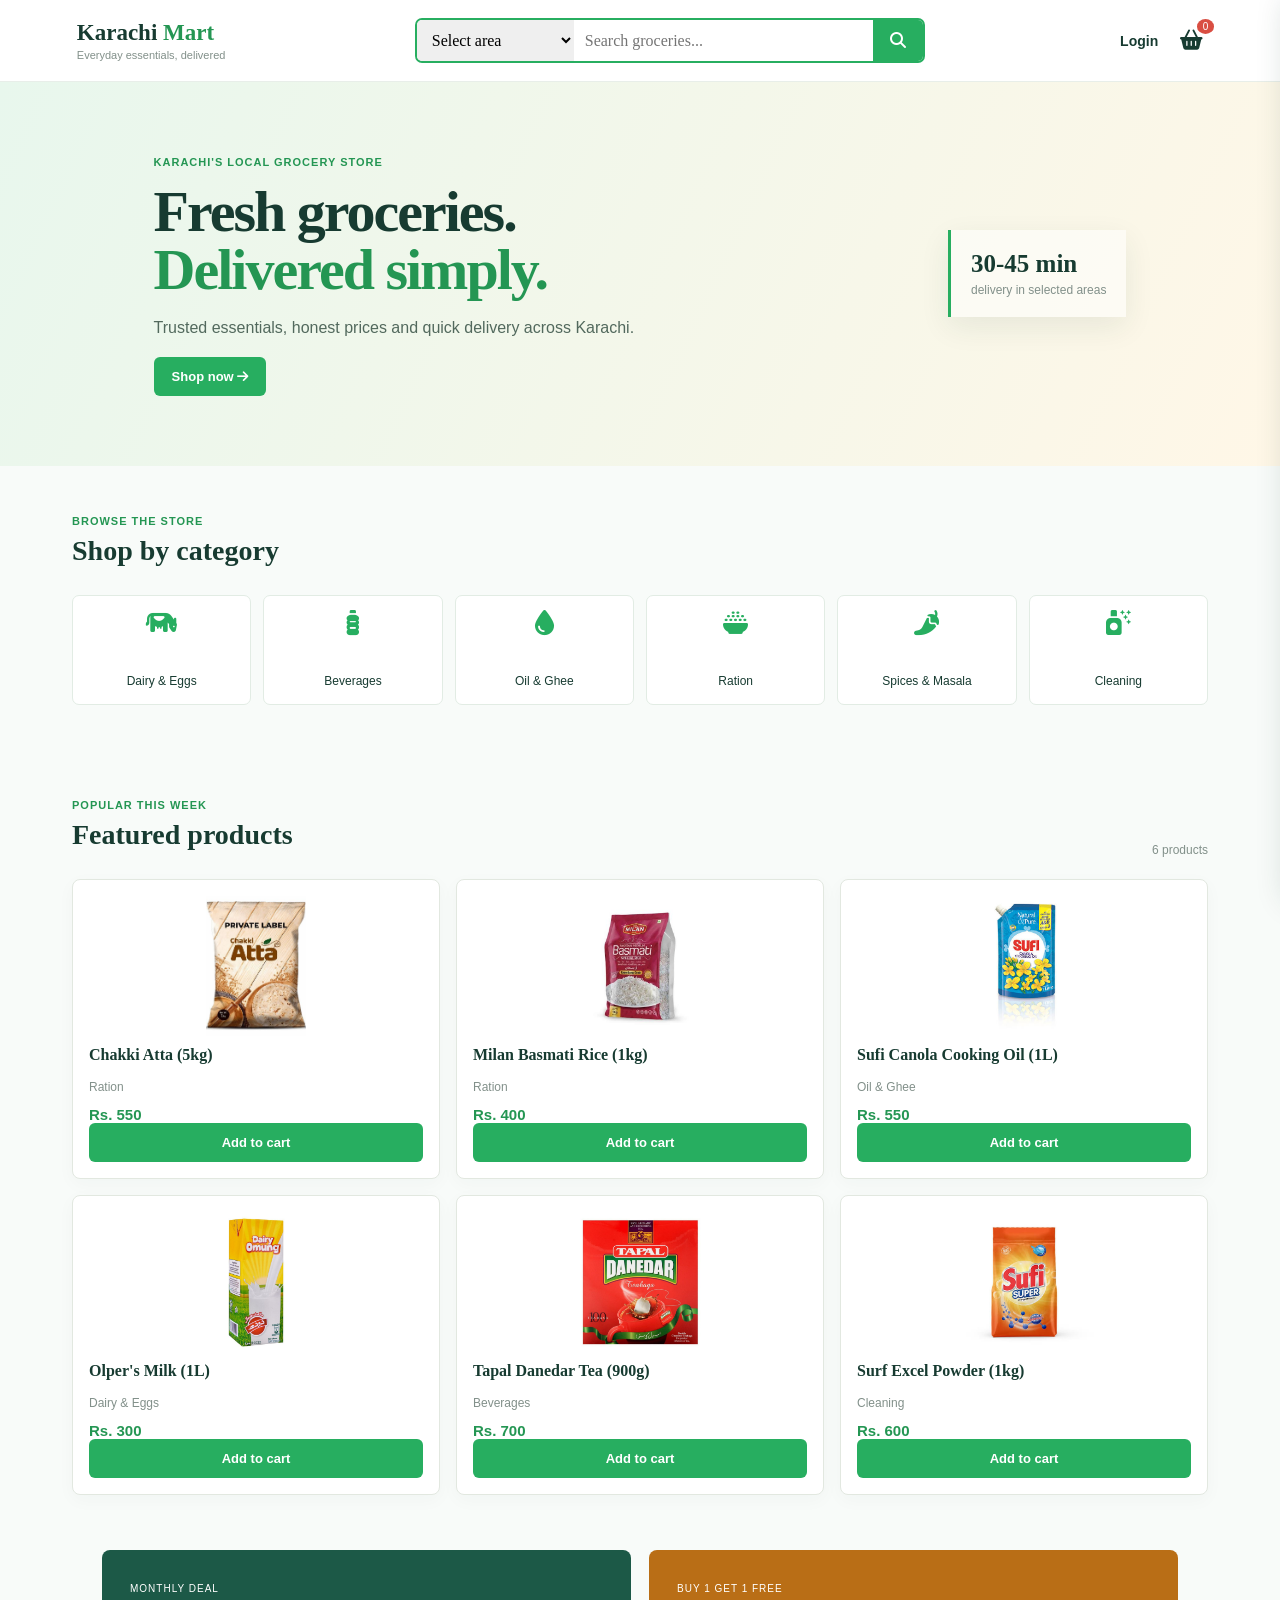
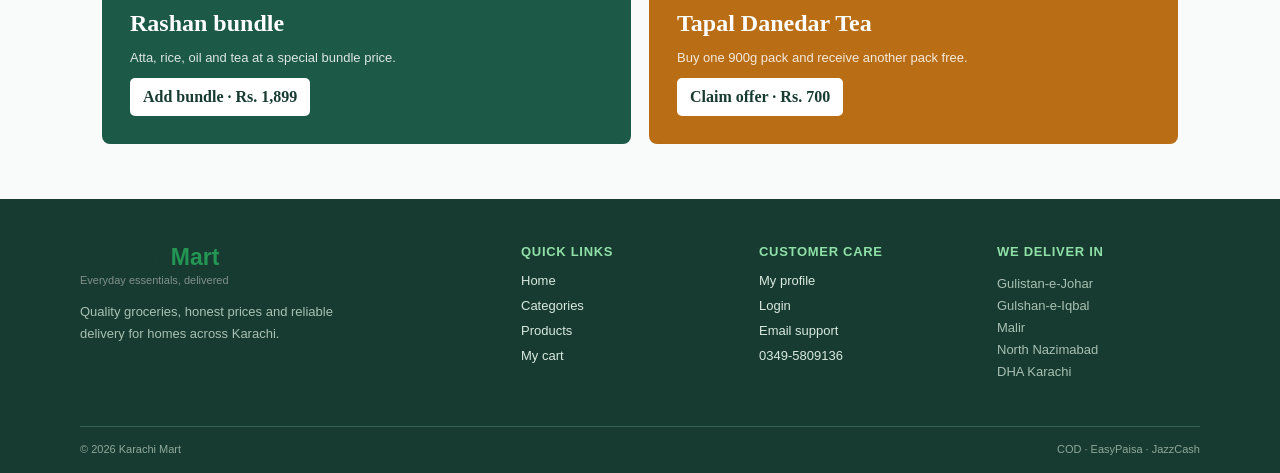
<file: index.html>
<!doctype html>
<html lang="en">
  <head>
    <meta charset="UTF-8" />
    <meta name="viewport" content="width=device-width, initial-scale=1.0" />
    <title>Karachi Mart | Fresh groceries</title>
    <link
      rel="stylesheet"
      href="https://cdnjs.cloudflare.com/ajax/libs/font-awesome/6.4.0/css/all.min.css"
    />
    <link rel="stylesheet" href="style.css" />
  </head>
  <body>
    <header class="site-header">
      <a class="brand" href="index.html"
        ><strong>Karachi <span>Mart</span></strong
        ><small>Everyday essentials, delivered</small></a
      >
      <form id="search-form" class="search-form">
        <select id="area">
          <option value="">Select area</option>
          <option>Gulistan-e-Johar</option>
          <option>Gulshan-e-Iqbal</option>
          <option>Malir</option>
          <option>North Nazimabad</option></select
        ><input
          id="search"
          type="search"
          placeholder="Search groceries..."
          autocomplete="off"
        /><button aria-label="Search">
          <i class="fa-solid fa-search"></i>
        </button>
      </form>
      <nav class="header-actions">
        <button id="profile-button" class="profile-button" type="button">
          Login</button
        ><a class="cart-link" href="cart.html"
          ><i class="fa-solid fa-basket-shopping"></i
          ><b id="cart-count">0</b></a
        >
      </nav>
    </header>
    <main>
      <section class="hero">
        <div>
          <span class="eyebrow">Karachi's local grocery store</span>
          <h1>Fresh groceries.<br /><em>Delivered simply.</em></h1>
          <p>
            Trusted essentials, honest prices and quick delivery across Karachi.
          </p>
          <button class="primary-button" id="shop-now" type="button">
            Shop now <i class="fa-solid fa-arrow-right"></i>
          </button>
        </div>
        <div class="hero-badge">
          <strong>30-45 min</strong><span>delivery in selected areas</span>
        </div>
      </section>
      <section class="section" id="categories">
        <div class="section-heading">
          <div>
            <span class="eyebrow">Browse the store</span>
            <h2>Shop by category</h2>
          </div>
        </div>
        <div class="category-grid">
          <button class="category" data-category="Dairy & Eggs">
            <i class="fa-solid fa-cow"></i><span>Dairy & Eggs</span></button
          ><button class="category" data-category="Beverages">
            <i class="fa-solid fa-bottle-water"></i
            ><span>Beverages</span></button
          ><button class="category" data-category="Oil & Ghee">
            <i class="fa-solid fa-droplet"></i><span>Oil & Ghee</span></button
          ><button class="category" data-category="Ration">
            <i class="fa-solid fa-bowl-rice"></i><span>Ration</span></button
          ><button class="category" data-category="Spices & Masala">
            <i class="fa-solid fa-pepper-hot"></i
            ><span>Spices & Masala</span></button
          ><button class="category" data-category="Cleaning">
            <i class="fa-solid fa-spray-can-sparkles"></i><span>Cleaning</span>
          </button>
        </div>
      </section>
      <section class="section products" id="products">
        <div class="section-heading">
          <div>
            <span class="eyebrow">Popular this week</span>
            <h2>Featured products</h2>
          </div>
          <span id="result-label" class="muted">6 products</span>
        </div>
        <div id="product-grid" class="product-grid"></div>
      </section>
      <section class="offers">
        <article>
          <span>Monthly deal</span>
          <h2>Rashan bundle</h2>
          <p>Atta, rice, oil and tea at a special bundle price.</p>
          <button class="offer-button" data-offer="bundle" type="button">
            Add bundle · Rs. 1,899
          </button>
        </article>
        <article>
          <span>Buy 1 get 1 free</span>
          <h2>Tapal Danedar Tea</h2>
          <p>Buy one 900g pack and receive another pack free.</p>
          <button class="offer-button" data-offer="bogo" type="button">
            Claim offer · Rs. 700
          </button>
        </article>
      </section>
    </main>
    <footer class="site-footer">
      <div class="footer-grid">
        <div>
          <a class="brand footer-brand" href="index.html"
            ><strong>Karachi <span>Mart</span></strong
            ><small>Everyday essentials, delivered</small></a
          >
          <p>
            Quality groceries, honest prices and reliable delivery for homes
            across Karachi.
          </p>
        </div>
        <div>
          <h3>Quick links</h3>
          <a href="index.html">Home</a><a href="#categories">Categories</a
          ><a href="#products">Products</a><a href="cart.html">My cart</a>
        </div>
        <div>
          <h3>Customer care</h3>
          <a href="profile.html">My profile</a><a href="login.html">Login</a
          ><a href="mailto:kamiiikhan234@gmail.com">Email support</a
          ><a href="tel:03495809136">0349-5809136</a>
        </div>
        <div>
          <h3>We deliver in</h3>
          <p>
            Gulistan-e-Johar<br />Gulshan-e-Iqbal<br />Malir<br />North
            Nazimabad<br />DHA Karachi
          </p>
        </div>
      </div>
      <div class="footer-bottom">
        <span>© 2026 Karachi Mart</span><span>COD · EasyPaisa · JazzCash</span>
      </div>
    </footer>
    <aside id="profile-drawer" class="drawer" aria-hidden="true">
      <button id="close-drawer" class="icon-button" type="button">
        <i class="fa-solid fa-xmark"></i>
      </button>
      <div class="drawer-user">
        <div id="drawer-avatar" class="avatar">KM</div>
        <div>
          <strong id="drawer-name">Welcome</strong
          ><span id="drawer-email">Sign in to your account</span>
        </div>
      </div>
      <a href="profile.html"><i class="fa-solid fa-user"></i> My profile</a
      ><a href="cart.html"
        ><i class="fa-solid fa-basket-shopping"></i> My cart</a
      ><button id="logout" class="logout" type="button">
        <i class="fa-solid fa-arrow-right-from-bracket"></i> Logout
      </button>
    </aside>
    <div id="overlay" class="overlay"></div>
    <script src="app.js"></script>
  </body>
</html>
</file>
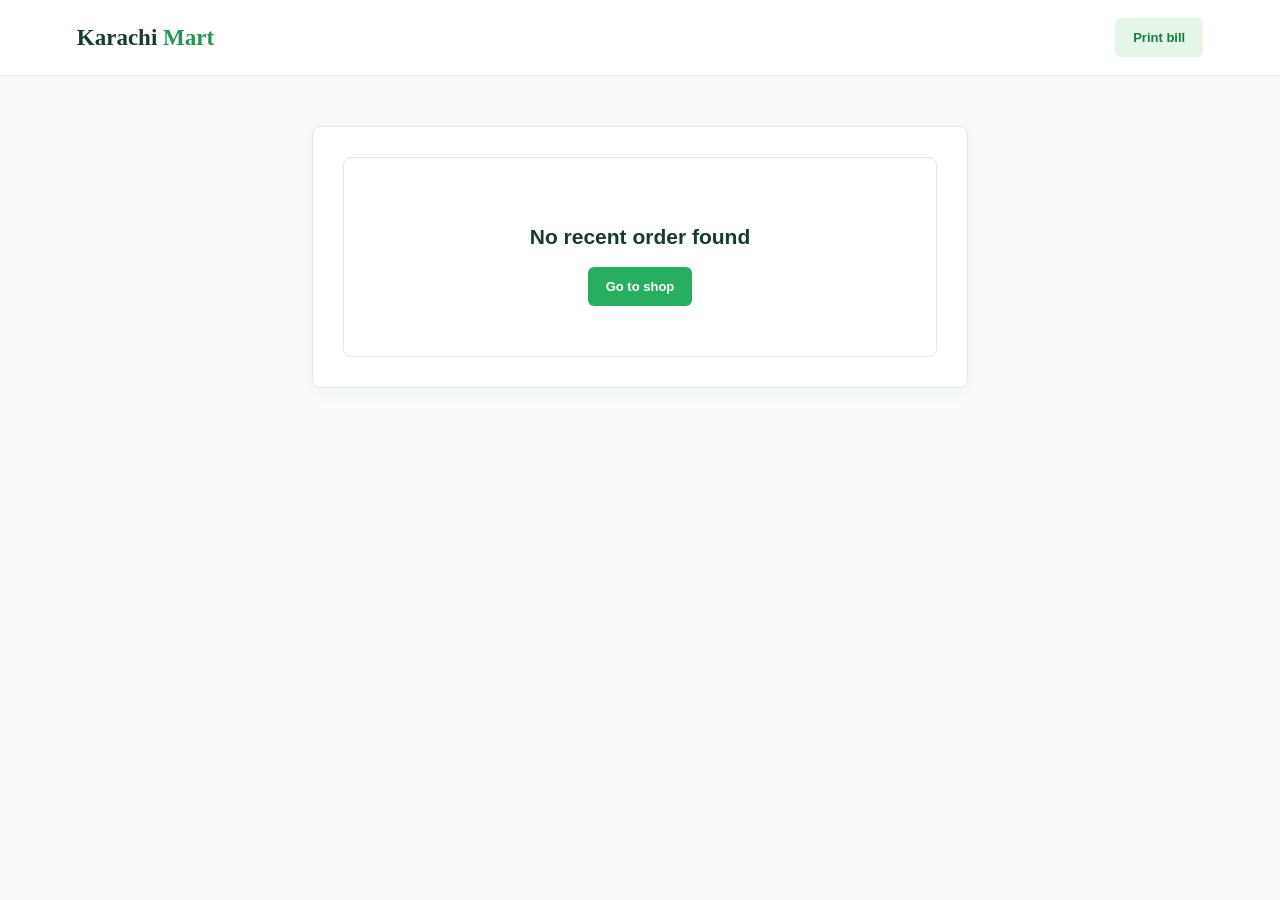
<file: bill.html>
<!DOCTYPE html>
<html lang="en"><head><meta charset="UTF-8"><meta name="viewport" content="width=device-width, initial-scale=1.0"><title>Order bill | Karachi Mart</title><link rel="stylesheet" href="style.css"></head><body class="plain-page"><header class="site-header bill-header"><a class="brand" href="index.html"><strong>Karachi <span>Mart</span></strong></a><button id="print-bill" class="secondary-button" type="button"><i class="fa-solid fa-print"></i> Print bill</button></header><main class="content narrow"><section id="invoice" class="invoice"><div class="invoice-title"><div><p class="eyebrow">Karachi Mart</p><h1>Order invoice</h1></div><div><strong id="order-id"></strong><span id="order-date"></span></div></div><div id="invoice-customer"></div><div id="invoice-items"></div><div id="invoice-total"></div><p class="thanks">Thank you for shopping with Karachi Mart.</p></section><p id="bill-message" class="form-message"></p></main><script src="bill.js"></script></body></html>
</file>
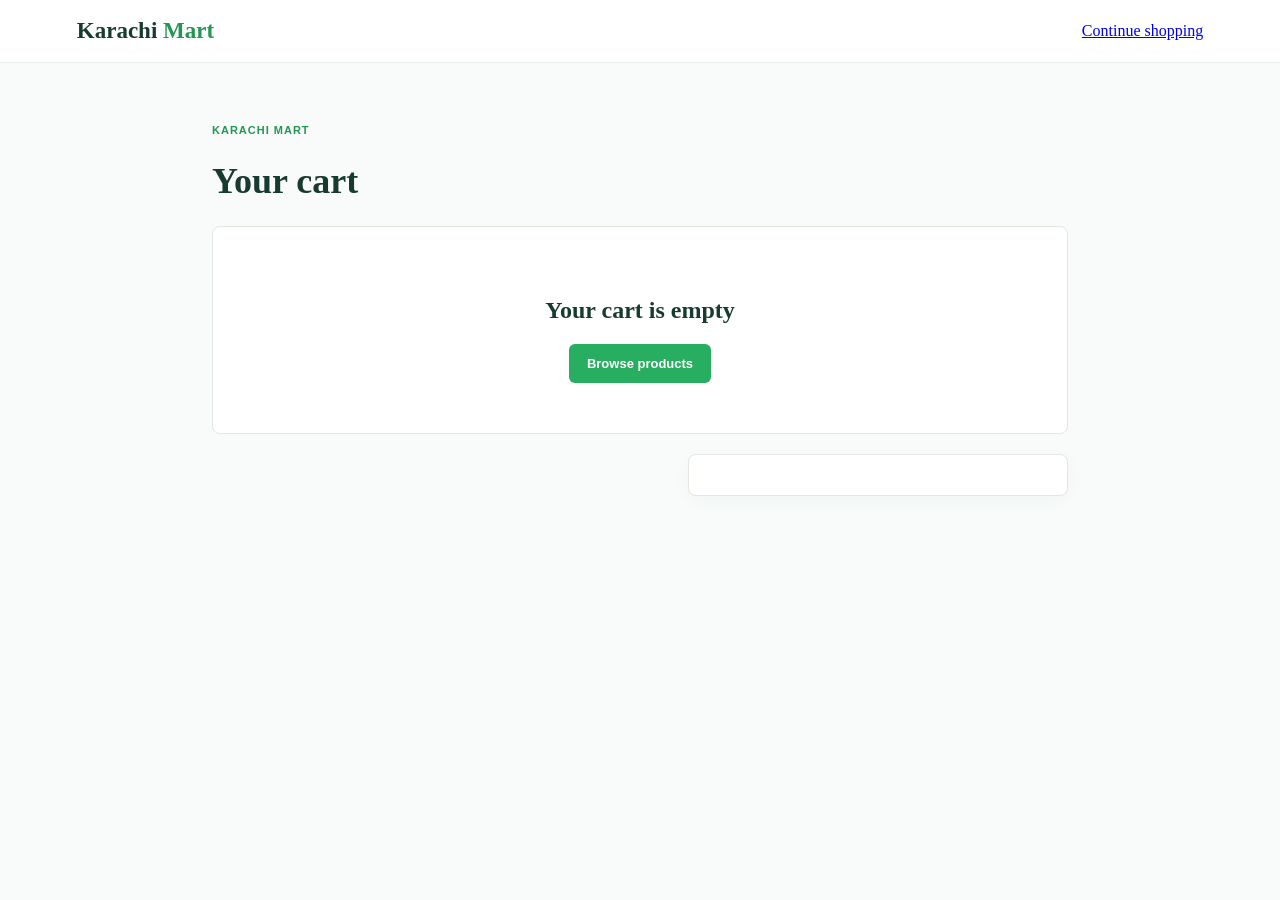
<file: cart.html>
<!DOCTYPE html>
<html lang="en"><head><meta charset="UTF-8"><meta name="viewport" content="width=device-width, initial-scale=1.0"><title>Cart | Karachi Mart</title><link rel="stylesheet" href="style.css"></head><body class="plain-page"><header class="site-header"><a class="brand" href="index.html"><strong>Karachi <span>Mart</span></strong></a><a class="back-link" href="index.html"><i class="fa-solid fa-arrow-left"></i> Continue shopping</a></header><main class="content"><p class="eyebrow">Karachi Mart</p><h1>Your cart</h1><div id="cart-items" class="cart-items"></div><div id="cart-summary" class="cart-summary"></div></main><script src="app.js"></script><script src="cart.js"></script></body></html>
</file>
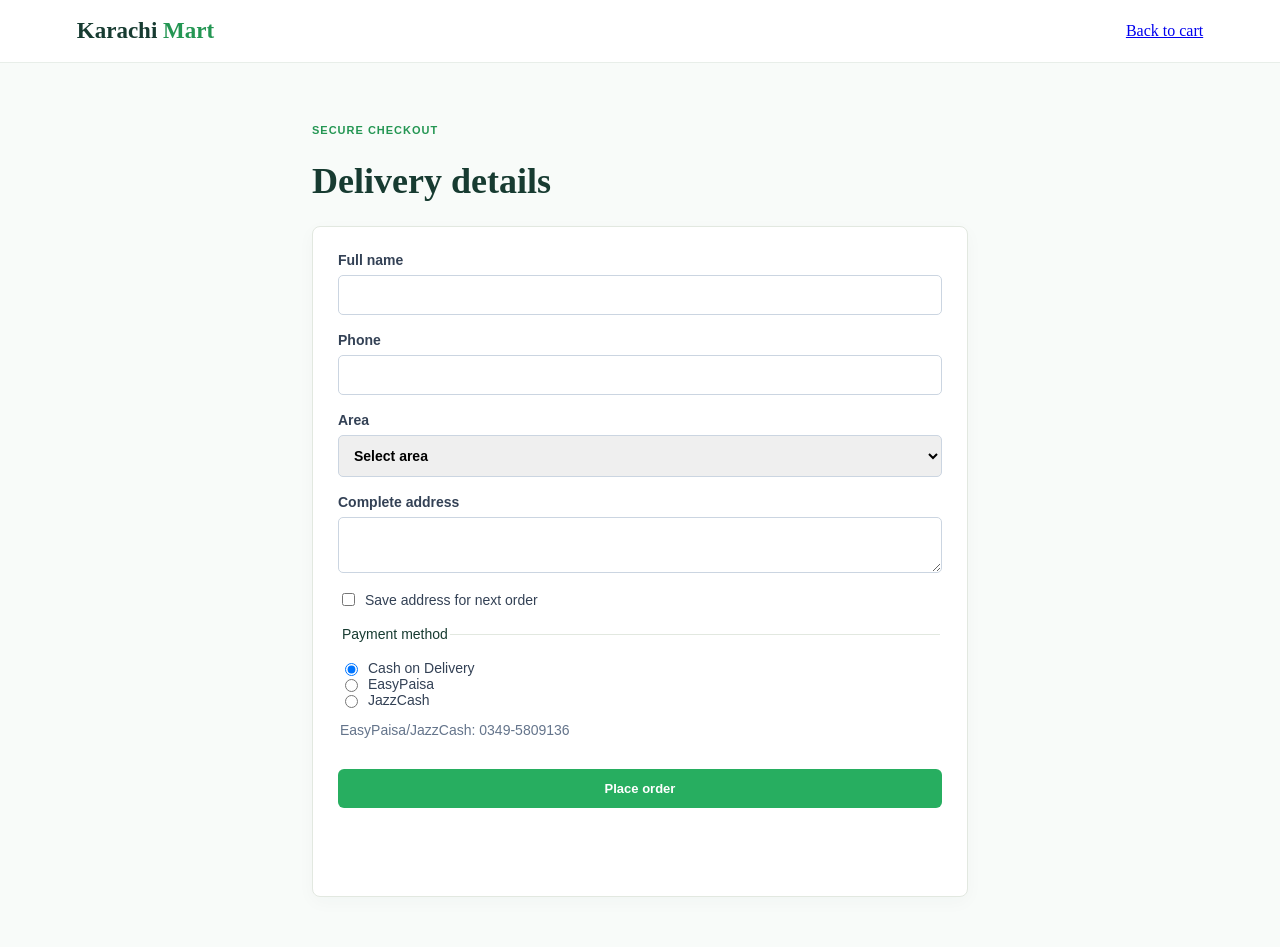
<file: checkout.html>
<!DOCTYPE html>
<html lang="en"><head><meta charset="UTF-8"><meta name="viewport" content="width=device-width, initial-scale=1.0"><title>Checkout | Karachi Mart</title><link rel="stylesheet" href="style.css"></head><body class="plain-page"><header class="site-header"><a class="brand" href="index.html"><strong>Karachi <span>Mart</span></strong></a><a class="back-link" href="cart.html"><i class="fa-solid fa-arrow-left"></i> Back to cart</a></header><main class="content narrow"><p class="eyebrow">Secure checkout</p><h1>Delivery details</h1><form id="checkout-form" class="checkout-form"><label>Full name<input id="customer-name" autocomplete="name" required></label><label>Phone<input id="customer-phone" type="tel" autocomplete="tel" required></label><label>Area<select id="customer-area" required><option value="">Select area</option><option>Gulistan-e-Johar</option><option>Gulshan-e-Iqbal</option><option>Malir</option><option>North Nazimabad</option><option>DHA Karachi</option></select></label><label>Complete address<textarea id="customer-address" autocomplete="street-address" required></textarea></label><label class="check-label"><input id="save-address" type="checkbox"> Save address for next order</label><fieldset><legend>Payment method</legend><label class="radio-label"><input type="radio" name="payment" value="Cash on Delivery" checked> Cash on Delivery</label><label class="radio-label"><input type="radio" name="payment" value="EasyPaisa"> EasyPaisa</label><label class="radio-label"><input type="radio" name="payment" value="JazzCash"> JazzCash</label><p class="payment-note">EasyPaisa/JazzCash: 0349-5809136</p></fieldset><button class="primary-button" type="submit">Place order</button><p id="checkout-message" class="form-message"></p></form></main><script src="app.js"></script><script src="checkout.js"></script></body></html>
</file>
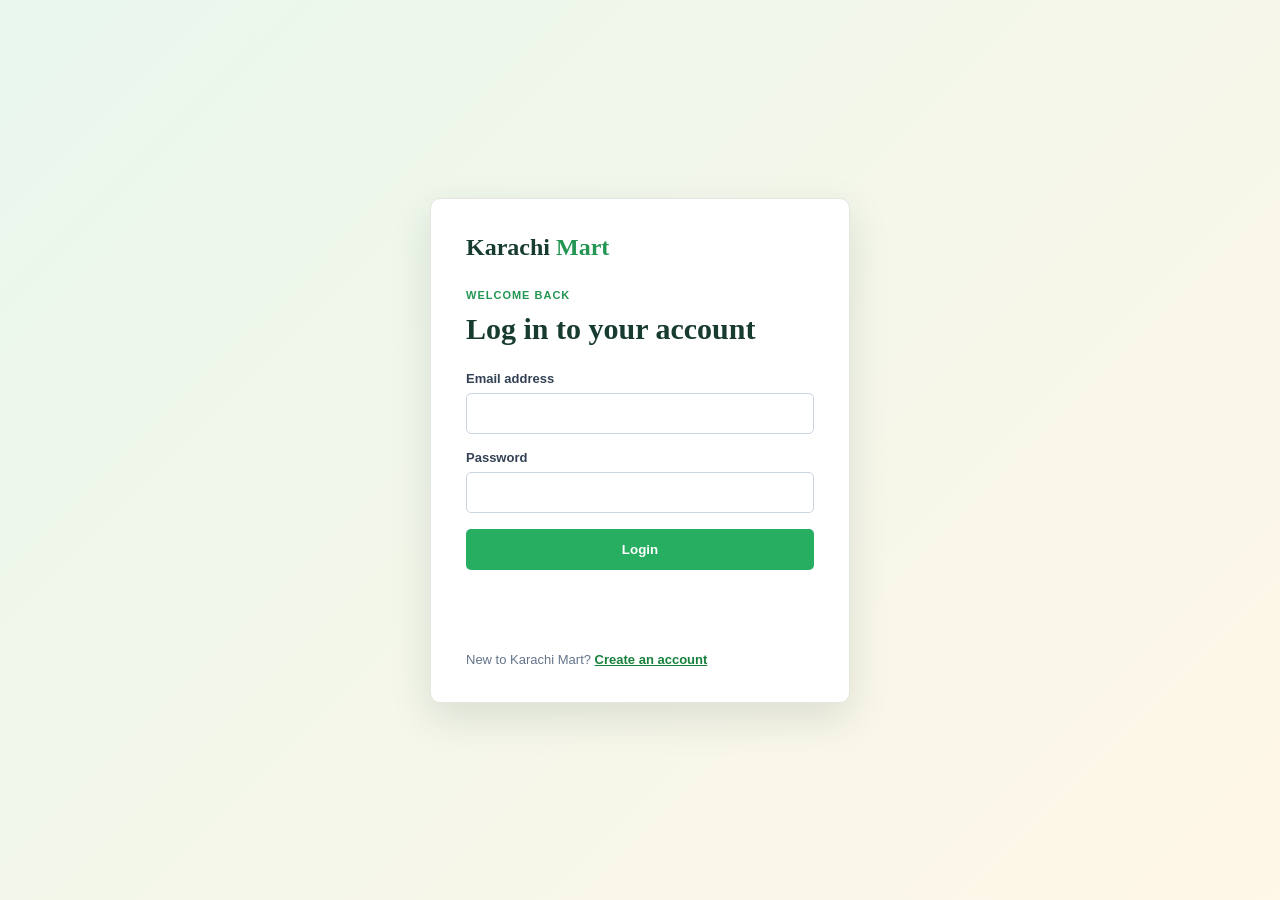
<file: login.html>
<!DOCTYPE html>
<html lang="en"><head><meta charset="UTF-8"><meta name="viewport" content="width=device-width, initial-scale=1.0"><title>Login | Karachi Mart</title><link rel="stylesheet" href="login.css"></head><body><main class="auth-page"><section class="auth-card"><a class="auth-brand" href="index.html">Karachi <span>Mart</span></a><p class="eyebrow">Welcome back</p><h1>Log in to your account</h1><form id="login-form"><label>Email address<input id="login-email" type="email" autocomplete="email" required></label><label>Password<input id="login-password" type="password" autocomplete="current-password" minlength="6" required></label><button class="auth-button" type="submit">Login</button><p id="login-message" class="form-message"></p></form><p class="auth-footer">New to Karachi Mart? <a href="signup.html">Create an account</a></p></section></main><script src="auth.js"></script></body></html>
</file>
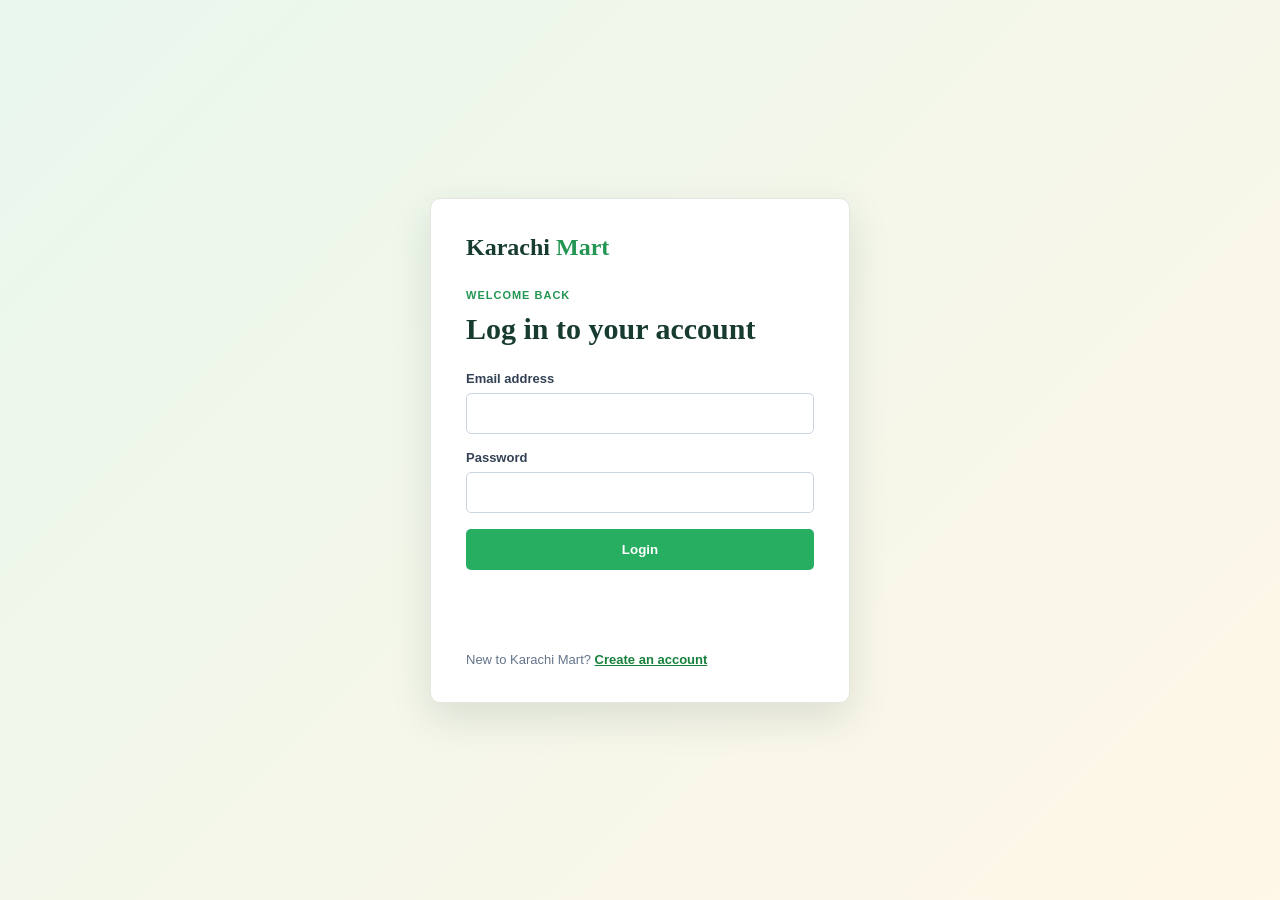
<file: profile.html>
<!DOCTYPE html>
<html lang="en"><head><meta charset="UTF-8"><meta name="viewport" content="width=device-width, initial-scale=1.0"><title>Profile | Karachi Mart</title><link rel="stylesheet" href="style.css"></head><body class="plain-page"><header class="site-header"><a class="brand" href="index.html"><strong>Karachi <span>Mart</span></strong></a><a class="back-link" href="index.html"><i class="fa-solid fa-arrow-left"></i> Back to shop</a></header><main class="content narrow"><p class="eyebrow">Your account</p><h1>My profile</h1><section class="profile-card"><div class="profile-top"><button id="profile-avatar" class="profile-avatar" type="button">KM</button><div><h2 id="profile-name">Customer</h2><p id="profile-email">customer@example.com</p></div></div><div class="photo-actions"><label for="profile-photo" class="secondary-button"><i class="fa-solid fa-camera"></i> Change photo</label><input id="profile-photo" type="file" accept="image/jpeg,image/png,image/webp"><button id="remove-photo" class="text-button" type="button">Remove photo</button><small id="photo-message">JPG, PNG or WebP up to 5 MB</small></div><div class="profile-stats"><div><span>Total orders</span><strong id="total-orders">0</strong></div><div><span>Total purchases</span><strong id="total-purchases">Rs. 0</strong></div></div><h2>Purchase history</h2><div id="order-history" class="order-history"></div><button id="profile-logout" class="logout-button" type="button">Logout</button></section></main><div id="photo-modal" class="photo-modal" hidden><button id="close-photo" class="icon-button" type="button"><i class="fa-solid fa-xmark"></i></button><img id="photo-preview" alt="Profile photo"></div><script src="profile.js"></script></body></html>
</file>
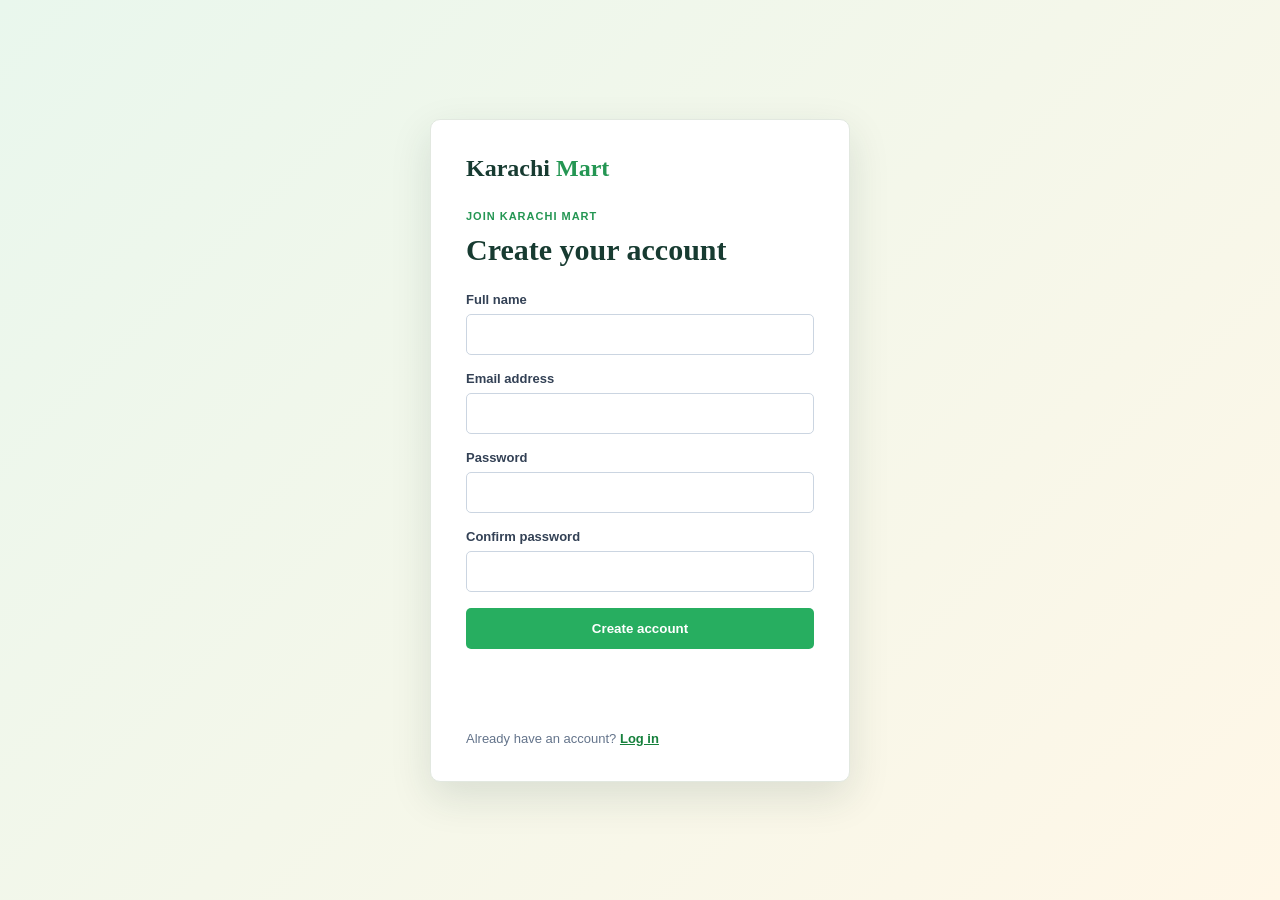
<file: signup.html>
<!DOCTYPE html>
<html lang="en"><head><meta charset="UTF-8"><meta name="viewport" content="width=device-width, initial-scale=1.0"><title>Sign up | Karachi Mart</title><link rel="stylesheet" href="login.css"></head><body><main class="auth-page"><section class="auth-card"><a class="auth-brand" href="index.html">Karachi <span>Mart</span></a><p class="eyebrow">Join Karachi Mart</p><h1>Create your account</h1><form id="signup-form"><label>Full name<input id="signup-name" type="text" autocomplete="name" required></label><label>Email address<input id="signup-email" type="email" autocomplete="email" required></label><label>Password<input id="signup-password" type="password" autocomplete="new-password" minlength="6" required></label><label>Confirm password<input id="signup-confirm" type="password" autocomplete="new-password" minlength="6" required></label><button class="auth-button" type="submit">Create account</button><p id="signup-message" class="form-message"></p></form><p class="auth-footer">Already have an account? <a href="login.html">Log in</a></p></section></main><script src="auth.js"></script></body></html>
</file>
<file: style.css>
* {
  box-sizing: border-box;
}
body {
  margin: 0;
  background: #f8fbf9;
  color: #173b31;
  font-family: Georgia, "Times New Roman", serif;
}
button,
input,
select,
textarea {
  font: inherit;
}
button {
  cursor: pointer;
}
.site-header {
  display: flex;
  align-items: center;
  justify-content: space-between;
  gap: 24px;
  padding: 18px 6%;
  background: #fff;
  border-bottom: 1px solid #e8eee9;
  position: sticky;
  top: 0;
  z-index: 4;
}
.brand {
  display: grid;
  gap: 3px;
  color: #173b31;
  text-decoration: none;
}
.brand strong {
  font-size: 23px;
}
.brand strong span,
.eyebrow {
  color: #249653;
}
.brand small {
  font:
    11px Arial,
    sans-serif;
  color: #82908a;
}
.search-form {
  display: flex;
  border: 2px solid #27ae60;
  border-radius: 7px;
  overflow: hidden;
  max-width: 510px;
  width: 100%;
  background: #fff;
}
.search-form select,
.search-form input {
  border: 0;
  padding: 11px;
  outline: 0;
  min-width: 0;
}
.search-form input {
  flex: 1;
}
.search-form button {
  border: 0;
  padding: 0 17px;
  background: #27ae60;
  color: #fff;
}
.header-actions {
  display: flex;
  align-items: center;
  gap: 16px;
}
.profile-button,
.cart-link {
  border: 0;
  background: transparent;
  color: #173b31;
  text-decoration: none;
  font:
    14px Arial,
    sans-serif;
  font-weight: bold;
}
.cart-link {
  position: relative;
  font-size: 20px;
}
.cart-link b {
  position: absolute;
  right: -11px;
  top: -10px;
  border-radius: 50%;
  padding: 2px 6px;
  background: #d94e42;
  color: #fff;
  font:
    10px Arial,
    sans-serif;
}
.hero {
  display: flex;
  justify-content: space-between;
  align-items: center;
  min-height: 360px;
  padding: 70px 12%;
  background: linear-gradient(115deg, #e8f7ed, #fff7e7);
}
.hero h1 {
  font-size: 58px;
  line-height: 1;
  letter-spacing: -2px;
  margin: 13px 0;
}
.hero em {
  color: #249653;
  font-style: normal;
}
.hero p {
  max-width: 500px;
  color: #52695d;
  font:
    16px/1.6 Arial,
    sans-serif;
}
.hero-badge {
  display: grid;
  gap: 5px;
  padding: 20px;
  border-left: 3px solid #27ae60;
  background: #fff8;
  box-shadow: 0 10px 30px #173b3115;
}
.hero-badge strong {
  font-size: 25px;
}
.hero-badge span,
.muted,
.section-heading > span {
  color: #82908a;
  font:
    12px Arial,
    sans-serif;
}
.primary-button,
.secondary-button {
  display: inline-block;
  border: 0;
  border-radius: 6px;
  padding: 12px 18px;
  background: #27ae60;
  color: #fff;
  text-decoration: none;
  font:
    700 13px Arial,
    sans-serif;
}
.secondary-button {
  background: #e5f6e9;
  color: #16803c;
}
.section {
  max-width: 1180px;
  margin: auto;
  padding: 45px 22px;
}
.section-heading {
  display: flex;
  justify-content: space-between;
  align-items: end;
  margin-bottom: 22px;
}
.section-heading h2 {
  font-size: 28px;
  margin: 6px 0;
}
.category-grid {
  display: grid;
  grid-template-columns: repeat(6, 1fr);
  gap: 12px;
}
.category {
  display: grid;
  gap: 10px;
  place-items: center;
  min-height: 110px;
  border: 1px solid #e2ece4;
  background: #fff;
  border-radius: 7px;
  color: #173b31;
}
.category i {
  font-size: 25px;
  color: #27ae60;
}
.category span {
  font:
    12px Arial,
    sans-serif;
}
.category:hover {
  border-color: #27ae60;
}
.product-grid {
  display: grid;
  grid-template-columns: repeat(3, 1fr);
  gap: 16px;
}
.product-card,
.profile-card,
.cart-summary,
.checkout-form,
.invoice {
  background: #fff;
  border: 1px solid #e2e8e0;
  border-radius: 8px;
  box-shadow: 0 5px 18px #173b3108;
}
.product-card {
  padding: 16px;
  display: flex;
  flex-direction: column;
  min-height: 280px;
}
.product-card img {
  width: 100%;
  height: 140px;
  object-fit: contain;
}
.product-card h3 {
  font-size: 16px;
  margin: 10px 0 4px;
}
.product-card p {
  font:
    12px Arial,
    sans-serif;
  color: #82908a;
}
.product-price {
  color: #249653;
  font:
    bold 15px Arial,
    sans-serif;
}
.product-card .primary-button {
  width: 100%;
  text-align: center;
  margin-top: auto;
}
.offers {
  display: grid;
  grid-template-columns: 1fr 1fr;
  gap: 18px;
  max-width: 1120px;
  margin: 10px auto 55px;
  padding: 0 22px;
}
.offers article {
  padding: 28px;
  background: #1c5947;
  color: #fff;
  border-radius: 8px;
}
.offers article + article {
  background: #b96e16;
}
.offers span {
  font:
    10px Arial,
    sans-serif;
  text-transform: uppercase;
  letter-spacing: 1px;
}
.offers h2 {
  margin: 14px 0 5px;
}
.offers p {
  font:
    13px Arial,
    sans-serif;
  opacity: 0.85;
}
.offer-button {
  border: 0;
  border-radius: 5px;
  padding: 10px 13px;
  color: #173b31;
  background: #fff;
  font-weight: bold;
}
.drawer {
  position: fixed;
  right: 0;
  top: 0;
  z-index: 12;
  width: min(360px, 92vw);
  height: 100vh;
  padding: 25px;
  background: #fff;
  box-shadow: -10px 0 30px #173b3130;
  transform: translateX(105%);
  transition: transform 0.25s;
}
.drawer.open {
  transform: translateX(0);
}
.overlay {
  position: fixed;
  inset: 0;
  z-index: 11;
  background: #173b3155;
  opacity: 0;
  pointer-events: none;
}
.overlay.visible {
  opacity: 1;
  pointer-events: auto;
}
.icon-button {
  border: 0;
  background: transparent;
  font-size: 20px;
  color: #64748b;
}
.drawer-user,
.profile-top {
  display: flex;
  align-items: center;
  gap: 13px;
  padding: 25px 0;
  border-bottom: 1px solid #e8eee9;
}
.avatar,
.profile-avatar {
  display: grid;
  place-items: center;
  width: 52px;
  height: 52px;
  border: 0;
  border-radius: 50%;
  background: #dff5e5;
  color: #16803c;
  font-weight: bold;
  background-position: center;
  background-size: cover;
}
.drawer-user div:last-child {
  display: grid;
  gap: 4px;
}
.drawer-user span {
  color: #82908a;
  font: 12px Arial;
}
.drawer > a {
  display: block;
  padding: 14px 8px;
  color: #334155;
  text-decoration: none;
  font: 14px Arial;
}
.drawer > a i {
  width: 24px;
  color: #27ae60;
}
.logout,
.logout-button {
  margin-top: 30px;
  width: 100%;
  padding: 12px;
  border: 1px solid #f2c4c0;
  border-radius: 6px;
  background: #fff8f7;
  color: #d6453d;
  font-weight: bold;
}
.plain-page .content {
  max-width: 900px;
  margin: auto;
  padding: 50px 22px;
}
.narrow {
  max-width: 700px !important;
}
.content h1 {
  font-size: 36px;
}
.cart-items {
  display: grid;
  gap: 12px;
}
.cart-row {
  display: grid;
  grid-template-columns: 1fr auto auto auto;
  gap: 20px;
  align-items: center;
  padding: 17px;
  background: #fff;
  border: 1px solid #e2e8e0;
  border-radius: 7px;
  font: 14px Arial;
}
.cart-row small,
.cart-row div {
  display: grid;
  gap: 6px;
}
.quantity {
  display: flex !important;
  align-items: center;
  gap: 10px;
}
.quantity button {
  width: 28px;
  height: 28px;
  border: 1px solid #27ae60;
  background: #fff;
  color: #16803c;
}
.delete-button {
  border: 0;
  background: transparent;
  color: #d94e42;
}
.cart-summary {
  max-width: 380px;
  margin: 20px 0 0 auto;
  padding: 20px;
  font: 14px Arial;
}
.cart-summary > div {
  display: flex;
  justify-content: space-between;
  padding: 8px 0;
}
.grand-total {
  border-top: 2px solid #e2e8e0;
  font-size: 18px;
  margin-top: 6px;
  padding-top: 15px !important;
}
.cart-summary .primary-button {
  width: 100%;
  text-align: center;
  margin-top: 12px;
}
.checkout-form,
.profile-card {
  display: grid;
  gap: 17px;
  padding: 25px;
  font: 14px Arial;
}
.checkout-form label {
  display: grid;
  gap: 7px;
  font-weight: bold;
  color: #334155;
}
.checkout-form input,
.checkout-form select,
.checkout-form textarea {
  padding: 11px;
  border: 1px solid #cbd5e1;
  border-radius: 5px;
}
.check-label,
.radio-label {
  display: flex !important;
  grid-template-columns: auto 1fr !important;
  align-items: center;
  font-weight: normal !important;
}
.checkout-form fieldset {
  border: 0;
  border-top: 1px solid #e2e8e0;
  padding: 18px 0 0;
}
.payment-note {
  color: #64748b;
}
.profile-top h2 {
  margin: 0 0 5px;
}
.profile-top p {
  margin: 0;
  color: #64748b;
}
.photo-actions {
  display: flex;
  flex-wrap: wrap;
  gap: 10px;
  align-items: center;
  padding: 18px 0;
  border-bottom: 1px solid #e2e8e0;
  font: 12px Arial;
}
.photo-actions input {
  display: none;
}
.text-button {
  border: 0;
  background: transparent;
  color: #d94e42;
}
.photo-actions small {
  flex-basis: 100%;
  color: #82908a;
}
.profile-stats {
  display: grid;
  grid-template-columns: 1fr 1fr;
  gap: 12px;
}
.profile-stats div {
  display: grid;
  gap: 6px;
  padding: 18px;
  background: #f5faf6;
}
.profile-stats span {
  color: #64748b;
  font-size: 12px;
}
.profile-stats strong {
  font-size: 22px;
}
.history-row {
  display: flex;
  justify-content: space-between;
  gap: 15px;
  padding: 15px 0;
  border-bottom: 1px solid #e2e8e0;
  font: 13px Arial;
}
.history-row span {
  color: #b96e16;
}
.invoice {
  padding: 30px;
  font: 14px Arial;
}
.bill-header {
  position: static;
}
.invoice-title,
.invoice-row,
#invoice-customer {
  display: flex;
  justify-content: space-between;
  gap: 20px;
}
.invoice-title {
  border-bottom: 2px solid #27ae60;
  padding-bottom: 18px;
}
.invoice-title > div:last-child,
#invoice-customer > p:last-child {
  text-align: right;
}
.invoice-row {
  padding: 11px 0;
  border-bottom: 1px solid #eef2ee;
}
.thanks {
  text-align: center;
  color: #16803c;
  margin-top: 28px;
}
.photo-modal {
  position: fixed;
  inset: 0;
  z-index: 20;
  display: grid;
  place-items: center;
  background: #173b31cc;
}
.photo-modal[hidden] {
  display: none;
}
.photo-modal img {
  max-width: 90vw;
  max-height: 82vh;
  border: 4px solid white;
  border-radius: 8px;
}
.photo-modal button {
  position: absolute;
  right: 22px;
  top: 18px;
  color: white;
}
.form-message {
  min-height: 18px;
  color: #d94e42;
}
.empty-state {
  text-align: center;
  padding: 50px;
  background: #fff;
  border: 1px solid #e2e8e0;
  border-radius: 8px;
}
.eyebrow {
  font:
    700 11px Arial,
    sans-serif;
  letter-spacing: 1px;
  text-transform: uppercase;
}
@media (max-width: 800px) {
  .site-header {
    flex-wrap: wrap;
  }
  .search-form {
    order: 3;
    max-width: none;
  }
  .hero {
    padding: 50px 7%;
  }
  .hero h1 {
    font-size: 44px;
  }
  .hero-badge {
    display: none;
  }
  .category-grid {
    grid-template-columns: repeat(3, 1fr);
  }
  .product-grid {
    grid-template-columns: repeat(2, 1fr);
  }
  .offers {
    grid-template-columns: 1fr;
  }
  .cart-row {
    grid-template-columns: 1fr auto;
  }
  .cart-row > .quantity,
  .cart-row > .delete-button {
    grid-column: 2;
  }
  .cart-row > strong {
    grid-column: 1;
  }
  .profile-stats {
    grid-template-columns: 1fr;
  }
}
@media (max-width: 520px) {
  .category-grid {
    grid-template-columns: repeat(2, 1fr);
  }
  .product-grid {
    grid-template-columns: 1fr;
  }
  .hero h1 {
    font-size: 38px;
  }
  .brand strong {
    font-size: 20px;
  }
}
@media print {
  .bill-header {
    display: none;
  }
  .plain-page {
    background: #fff;
  }
  .invoice {
    box-shadow: none;
    border: 0;
  }
}
.site-footer {
  padding: 45px 6% 18px;
  background: #173b31;
  color: #d9e9df;
  font:
    13px Arial,
    sans-serif;
}
.footer-grid {
  display: grid;
  grid-template-columns: 2fr repeat(3, 1fr);
  gap: 35px;
  max-width: 1120px;
  margin: auto;
}
.footer-brand {
  margin-bottom: 15px;
}
.site-footer p {
  max-width: 260px;
  color: #a8c0b2;
  line-height: 1.7;
}
.site-footer h3 {
  margin: 0 0 14px;
  color: #8fe0a7;
  font-size: 13px;
  text-transform: uppercase;
  letter-spacing: 0.7px;
}
.site-footer a:not(.brand) {
  display: block;
  width: fit-content;
  margin: 0 0 10px;
  color: #d9e9df;
  text-decoration: none;
}
.site-footer a:not(.brand):hover {
  color: #8fe0a7;
}
.footer-bottom {
  display: flex;
  justify-content: space-between;
  gap: 20px;
  max-width: 1120px;
  margin: 30px auto 0;
  padding-top: 16px;
  border-top: 1px solid #35614f;
  color: #8fa99a;
  font-size: 11px;
}
@media (max-width: 800px) {
  .site-footer {
    padding-left: 22px;
    padding-right: 22px;
  }
  .footer-grid {
    grid-template-columns: repeat(2, 1fr);
    gap: 25px;
  }
  .footer-grid > div:first-child {
    grid-column: 1/-1;
  }
  .footer-bottom {
    flex-direction: column;
    gap: 8px;
  }
}
@media (max-width: 520px) {
  .footer-grid {
    grid-template-columns: 1fr;
  }
  .footer-grid > div:first-child {
    grid-column: auto;
  }
}
</file>
<file: login.css>
*{box-sizing:border-box}body{margin:0;background:linear-gradient(135deg,#e9f7ed,#fff7e7);color:#173b31;font-family:Arial,sans-serif}.auth-page{min-height:100vh;display:grid;place-items:center;padding:20px}.auth-card{width:min(420px,100%);padding:35px;background:#fff;border:1px solid #e2e8e0;border-radius:10px;box-shadow:0 15px 40px #173b3120}.auth-brand{display:block;margin-bottom:28px;color:#173b31;font:700 24px Georgia;text-decoration:none}.auth-brand span{color:#249653}.eyebrow{color:#249653;font-size:11px;font-weight:bold;letter-spacing:1px;text-transform:uppercase}.auth-card h1{font:700 30px Georgia;margin:8px 0 25px}.auth-card form{display:grid;gap:16px}.auth-card label{display:grid;gap:7px;color:#334155;font-size:13px;font-weight:bold}.auth-card input{padding:12px;border:1px solid #cbd5e1;border-radius:5px;outline:0}.auth-card input:focus{border-color:#27ae60;box-shadow:0 0 0 3px #27ae6030}.auth-button{padding:13px;border:0;border-radius:5px;background:#27ae60;color:#fff;font-weight:bold;cursor:pointer}.form-message{min-height:18px;color:#d94e42;font-size:12px}.auth-footer{color:#64748b;font-size:13px;margin:24px 0 0}.auth-footer a{color:#16803c;font-weight:bold}
</file>
